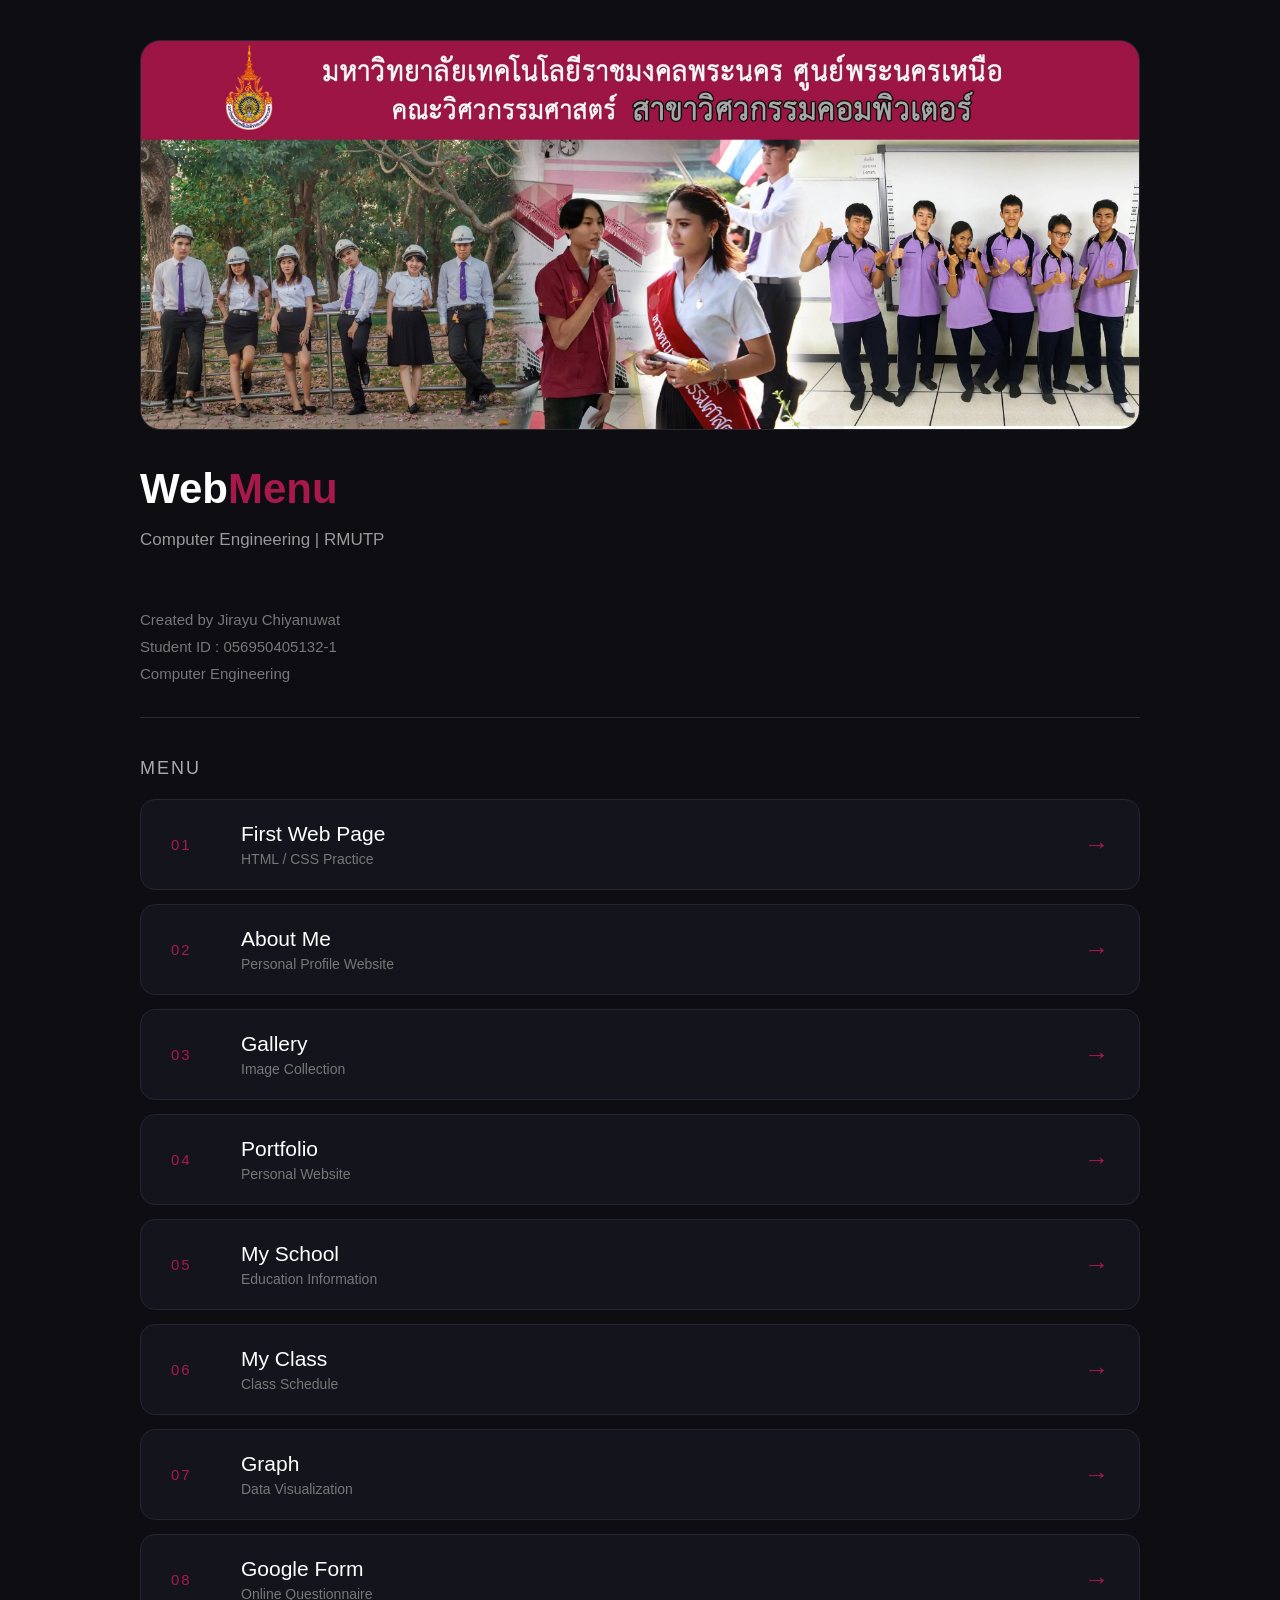
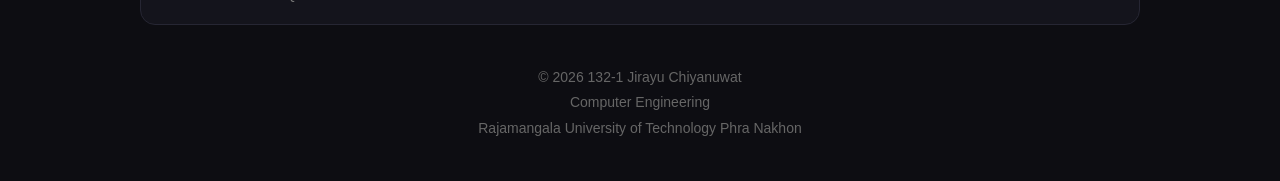
<file: index.html>
<!DOCTYPE html>
<html lang="th">

<head>
    <meta charset="UTF-8">
    <meta name="viewport" content="width=device-width, initial-scale=1.0">
    <title>WebMenu</title>

    <style>
        * {
            margin: 0;
            padding: 0;
            box-sizing: border-box;
            font-family: "Segoe UI", sans-serif;
        }

        body {
            background: #0d0d12;
            color: white;
        }

        .container {
            width: 1000px;
            max-width: 90%;
            margin: 40px auto;
        }

        .cover {
            width: 100%;
            height: 390px;
            overflow: hidden;
            border-radius: 20px;
            border: 1px solid #292933;
        }

        .cover img {
            width: 100%;
            height: 100%;
            object-fit: cover;
        }

        .profile {
            margin-top: 35px;
            padding-bottom: 30px;
            border-bottom: 1px solid #292933;
        }

        .profile h1 {
            font-size: 42px;
            font-weight: 600;
        }

        .profile h1 span {
            color: #a7194b;
        }

        .profile p {
            margin-top: 12px;
            color: #999;
            line-height: 1.8;
            font-size: 17px;
        }

        .student {
            margin-top: 20px;
            color: #777;
            font-size: 15px;
            line-height: 1.8;
        }

        .title {
            margin: 40px 0 20px;
            font-size: 18px;
            color: #aaa;
            letter-spacing: 2px;
        }

        .menu {
            display: flex;
            flex-direction: column;
            gap: 14px;
        }

        .card {
            display: flex;
            align-items: center;
            justify-content: space-between;
            padding: 22px 30px;
            background: #14141c;
            border: 1px solid #262633;
            border-radius: 15px;
            text-decoration: none;
            color: white;
            transition: .3s;
        }

        .card:hover {
            border-color: #a7194b;
            transform: translateX(8px);
        }

        .left {
            display: flex;
            align-items: center;
            gap: 25px;
        }

        .number {
            color: #a7194b;
            font-size: 15px;
            letter-spacing: 2px;
            width: 45px;
        }

        .name h2 {
            font-size: 21px;
            font-weight: 500;
        }

        .name p {
            margin-top: 5px;
            color: #777;
            font-size: 14px;
        }

        .arrow {
            color: #a7194b;
            font-size: 25px;
        }

        .footer {
            margin-top: 40px;
            text-align: center;
            color: #666;
            font-size: 14px;
            line-height: 1.8;
        }

        @media(max-width:700px) {

            .profile h1 {
                font-size: 32px;
            }

            .card {
                padding: 18px;
            }

        }
    </style>

</head>

<body>

    <div class="container">

        <div class="cover">
            <img src="cover.jpg">
        </div>


        <div class="profile">

            <h1>
                Web<span>Menu</span>
            </h1>

            <p>
                Computer Engineering | RMUTP<br><br>
            </p>

            <div class="student">
                Created by Jirayu Chiyanuwat<br>
                Student ID : 056950405132-1<br>
                Computer Engineering
            </div>

        </div>


        <div class="title">
            MENU
        </div>


        <div class="menu">


            <a class="card" href="First Web Page/index.html" target="_blank">
                <div class="left">
                    <div class="number">01</div>
                    <div class="name">
                        <h2>First Web Page</h2>
                        <p>HTML / CSS Practice</p>
                    </div>
                </div>
                <div class="arrow">→</div>
            </a>


            <a class="card" href="AboutMe/index.html" target="_blank">
                <div class="left">
                    <div class="number">02</div>
                    <div class="name">
                        <h2>About Me</h2>
                        <p>Personal Profile Website</p>
                    </div>
                </div>
                <div class="arrow">→</div>
            </a>


            <a class="card" href="Gallery/index.html" target="_blank">
                <div class="left">
                    <div class="number">03</div>
                    <div class="name">
                        <h2>Gallery</h2>
                        <p>Image Collection</p>
                    </div>
                </div>
                <div class="arrow">→</div>
            </a>


            <a class="card" href="Portfolio/index.html" target="_blank">
                <div class="left">
                    <div class="number">04</div>
                    <div class="name">
                        <h2>Portfolio</h2>
                        <p>Personal Website</p>
                    </div>
                </div>
                <div class="arrow">→</div>
            </a>


            <a class="card" href="Myschools/index.html" target="_blank">
                <div class="left">
                    <div class="number">05</div>
                    <div class="name">
                        <h2>My School</h2>
                        <p>Education Information</p>
                    </div>
                </div>
                <div class="arrow">→</div>
            </a>


            <a class="card" href="My Class/index.html" target="_blank">
                <div class="left">
                    <div class="number">06</div>
                    <div class="name">
                        <h2>My Class</h2>
                        <p>Class Schedule</p>
                    </div>
                </div>
                <div class="arrow">→</div>
            </a>


            <a class="card" href="Graph/index.html" target="_blank">
                <div class="left">
                    <div class="number">07</div>
                    <div class="name">
                        <h2>Graph</h2>
                        <p>Data Visualization</p>
                    </div>
                </div>
                <div class="arrow">→</div>
            </a>


            <a class="card" href="Google-Form/google_form.html" target="_blank">
                <div class="left">
                    <div class="number">08</div>
                    <div class="name">
                        <h2>Google Form</h2>
                        <p>Online Questionnaire</p>
                    </div>
                </div>
                <div class="arrow">→</div>
            </a>


        </div>


        <div class="footer">
            © 2026 132-1 Jirayu Chiyanuwat<br>Computer Engineering<br>
            Rajamangala University of Technology Phra Nakhon
        </div>


    </div>

</body>

</html>
</file>
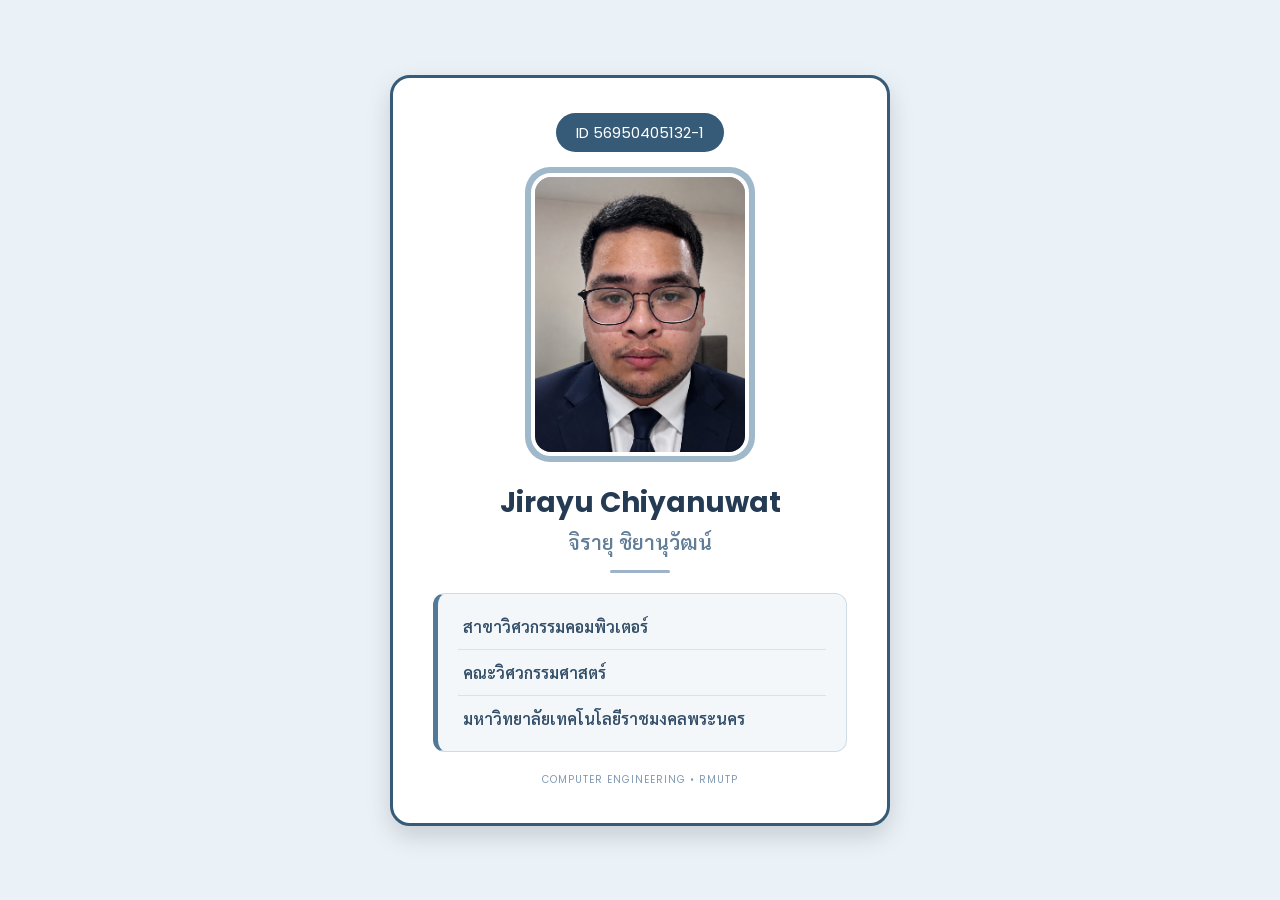
<file: AboutMe/index.html>
<!DOCTYPE html>
<html lang="th">

<head>
    <meta charset="UTF-8">
    <meta name="viewport" content="width=device-width, initial-scale=1.0">

    <title>About Me</title>

    <link href="https://fonts.googleapis.com/css2?family=Poppins:wght@600&family=Sarabun:wght@400;600&display=swap"
        rel="stylesheet">

    <style>
        * {
            box-sizing: border-box;
        }

        body {
            margin: 0;
            min-height: 100vh;

            display: flex;
            justify-content: center;
            align-items: center;

            padding: 30px;

            font-family: "Sarabun", sans-serif;
            background-color: #eaf1f7;
        }

        .container {
            width: 500px;
            max-width: 100%;

            padding: 35px 40px;
            text-align: center;

            background-color: white;
            border: 3px solid #365b78;
            border-radius: 20px;

            box-shadow: 0 10px 25px rgba(0, 0, 0, 0.15);
        }

        .student-id {
            width: fit-content;
            margin: 0 auto 15px;
            padding: 8px 20px;

            color: white;
            background-color: #365b78;

            border-radius: 25px;

            font-family: "Poppins", sans-serif;
            font-size: 15px;
        }

        .image-frame {
            width: 230px;
            height: 295px;

            margin: auto;
            padding: 6px;

            background-color: #9fb8ca;
            border-radius: 25px;
        }

        .profile-image {
            width: 100%;
            height: 100%;

            object-fit: cover;
            object-position: center 20%;

            border: 4px solid white;
            border-radius: 20px;
        }

        h1 {
            margin: 20px 0 5px;

            color: #243b53;

            font-family: "Poppins", sans-serif;
            font-size: 28px;
        }

        .thai-name {
            margin: 0 0 15px;

            color: #627d98;

            font-size: 20px;
            font-weight: 600;
        }

        .line {
            width: 60px;
            height: 3px;

            margin: 0 auto 20px;

            background-color: #9fb3c8;
            border-radius: 10px;
        }

        .information {
            padding: 10px 20px;

            text-align: left;

            background-color: #f3f7fa;
            border: 1px solid #cfdce6;
            border-left: 5px solid #527a98;
            border-radius: 12px;
        }

        .information p {
            margin: 0;
            padding: 12px 5px;

            color: #334e68;

            font-size: 16px;
            font-weight: 600;
        }

        .information p:not(:last-child) {
            border-bottom: 1px solid #d9e2ec;
        }

        .footer {
            margin: 20px 0 0;

            color: #829ab1;

            font-family: "Poppins", sans-serif;
            font-size: 10px;
            letter-spacing: 1px;
        }

        @media screen and (max-width: 550px) {
            body {
                padding: 15px;
                align-items: flex-start;
            }

            .container {
                padding: 30px 20px;
            }

            .image-frame {
                width: 190px;
                height: 245px;
            }

            h1 {
                font-size: 24px;
            }

            .information p {
                font-size: 15px;
            }
        }
    </style>
</head>

<body>

    <div class="container">

        <div class="student-id">
            ID 56950405132-1
        </div>

        <div class="image-frame">
            <img src="Jirayu.png" alt="รูปโปรไฟล์ Jirayu Chiyanuwat" class="profile-image">
        </div>

        <h1>Jirayu Chiyanuwat</h1>

        <p class="thai-name">
            จิรายุ ชิยานุวัฒน์
        </p>

        <div class="line"></div>

        <div class="information">
            <p>สาขาวิศวกรรมคอมพิวเตอร์</p>
            <p>คณะวิศวกรรมศาสตร์</p>
            <p>มหาวิทยาลัยเทคโนโลยีราชมงคลพระนคร</p>
        </div>

        <p class="footer">
            COMPUTER ENGINEERING • RMUTP
        </p>

    </div>

</body>

</html>
</file>
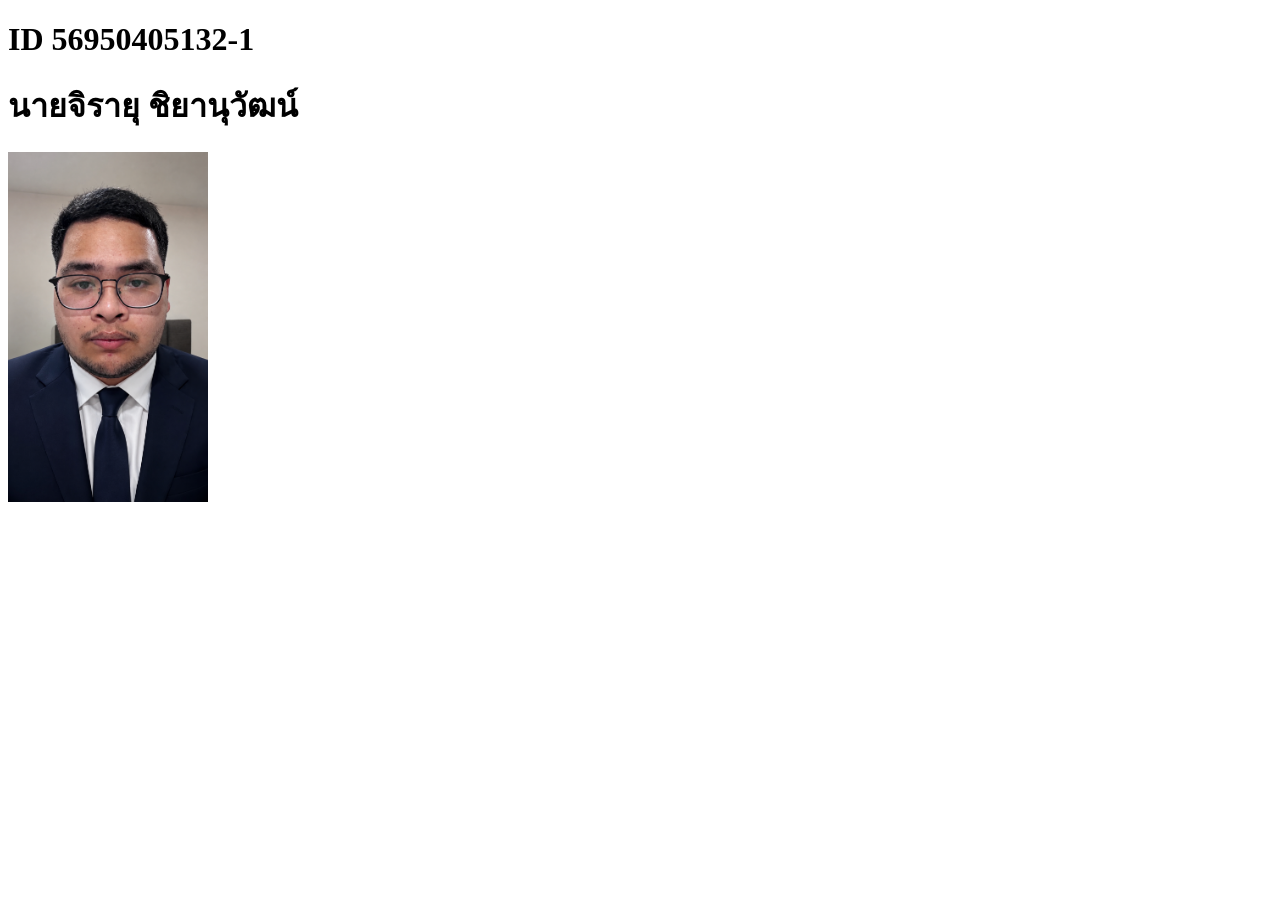
<file: First Web Page/index.html>
<!DOCTYPE html>
<html lang="en">

<head>
    <meta charset="UTF-8">
    <meta name="viewport" content="width=device-width, initial-scale=1.0">
    <title>First Web Page</title>
</head>

<body>

    <h1>ID 56950405132-1</h1>

    <h1>
        นายจิรายุ ชิยานุวัฒน์
    </h1>

    <img src="Jirayu.png" width="200" height="350">

</body>

</html>
</file>
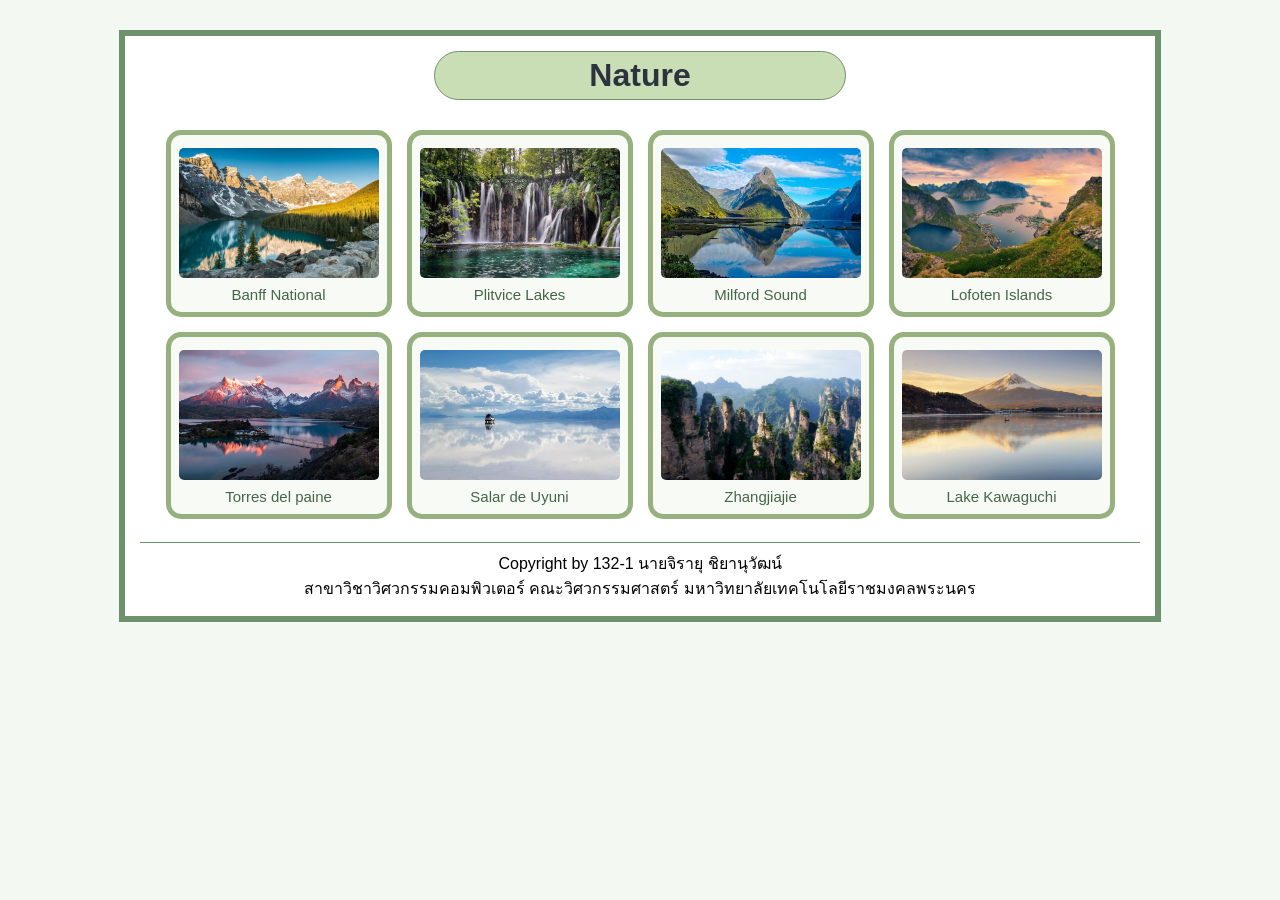
<file: Gallery/index.html>
<!DOCTYPE html>
<html lang="en">

<head>
    <meta charset="UTF-8">
    <meta name="viewport" content="width=device-width, initial-scale=1.0">

    <title>Gallery</title>

    <style>
        body {
            font-family: Tahoma, Arial, sans-serif;
            background-color: rgb(244, 248, 242);
        }

        .container {
            width: 1000px;
            margin: 30px auto;
            padding: 15px;
            text-align: center;
            background-color: white;
            border: 6px solid rgb(110, 146, 110);
        }

        table {
            width: 900px;
            margin: auto;
            border-spacing: 15px;
        }

        td {
            width: 200px;
            padding: 8px;
            vertical-align: top;
            border: 5px solid rgb(150, 176, 126);
            background-color: rgb(248, 251, 245);
            border-radius: 15px;
        }

        img {
            display: block;
            width: 200px;
            height: 130px;
            margin: 5px auto 8px;
            object-fit: cover;
            border-radius: 5px;
        }

        a {
            color: rgb(69, 101, 72);
            font-size: 15px;
            text-decoration: none;
        }

        h1 {
            width: 400px;
            margin: 0 auto 15px;
            padding: 5px;
            background-color: rgb(201, 222, 181);
            color: rgb(45, 50, 63);
            border: 1px solid rgb(110, 146, 110);
            border-radius: 25px;
        }

        hr {
            border: 0;
            border-top: 1px solid rgb(110, 146, 110);
        }
    </style>

</head>


<body>

    <div class="container">

        <h1>Nature</h1>

        <table>

            <tr>

                <td>
                    <a href="P1.jpg">
                        <img src="P1.jpg">
                        Banff National
                    </a>
                </td>

                <td>
                    <a href="P2.jpg">
                        <img src="P2.jpg">
                        Plitvice Lakes
                    </a>
                </td>

                <td>
                    <a href="P3.jpg">
                        <img src="P3.jpg">
                        Milford Sound
                    </a>
                </td>

                <td>
                    <a href="P4.jpg">
                        <img src="P4.jpg">
                        Lofoten Islands
                    </a>
                </td>

            </tr>


            <tr>

                <td>
                    <a href="P5.jpg">
                        <img src="P5.jpg">
                        Torres del paine
                    </a>
                </td>

                <td>
                    <a href="P6.jpg">
                        <img src="P6.jpg">
                        Salar de Uyuni
                    </a>
                </td>

                <td>
                    <a href="P7.jpg">
                        <img src="P7.jpg">
                        Zhangjiajie
                    </a>
                </td>

                <td>
                    <a href="P8.jpg">
                        <img src="P8.jpg">
                        Lake Kawaguchi
                    </a>
                </td>

            </tr>

        </table>

        <hr>

        Copyright by 132-1 นายจิรายุ ชิยานุวัฒน์<br>
        สาขาวิชาวิศวกรรมคอมพิวเตอร์ คณะวิศวกรรมศาสตร์ มหาวิทยาลัยเทคโนโลยีราชมงคลพระนคร

    </div>

</body>

</html>
</file>
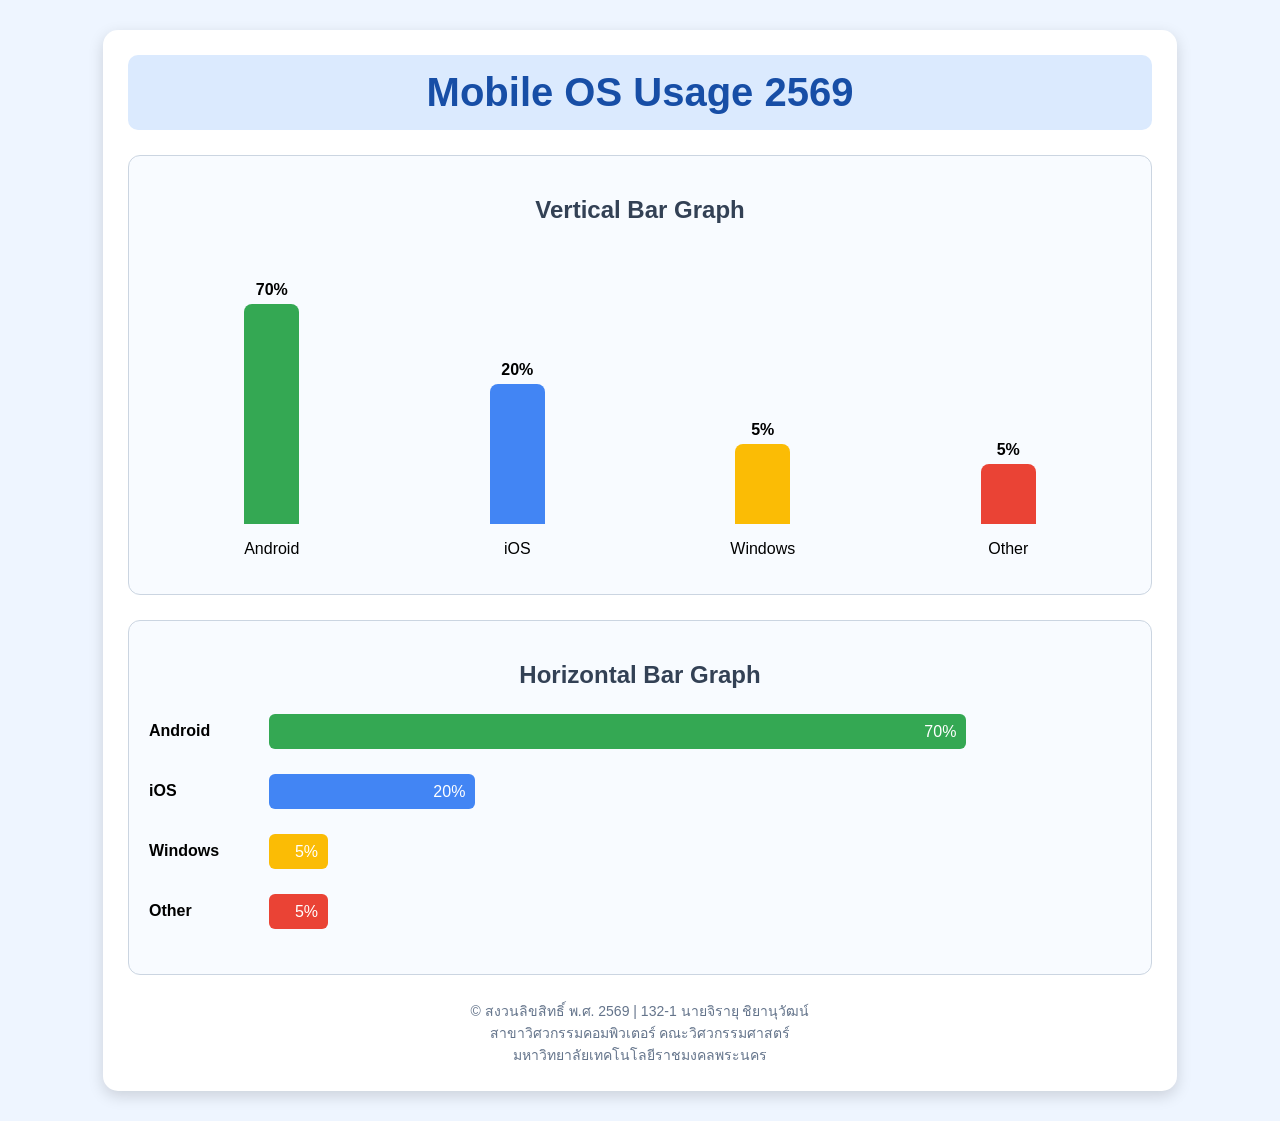
<file: Graph/index.html>
<!DOCTYPE html>
<html lang="en">

<head>
    <meta charset="UTF-8">
    <title>Graph</title>
    <link rel="stylesheet" href="style.css">
</head>

<body>

    <div class="container">

        <div class="header">
            <h1>Mobile OS Usage 2569</h1>
        </div>


        <div class="graph-box">

            <h2>Vertical Bar Graph</h2>

            <div class="vertical">

                <div class="column">
                    <div class="percent">70%</div>
                    <div class="vbar android-v"></div>
                    <p>Android</p>
                </div>

                <div class="column">
                    <div class="percent">20%</div>
                    <div class="vbar ios-v"></div>
                    <p>iOS</p>
                </div>

                <div class="column">
                    <div class="percent">5%</div>
                    <div class="vbar windows-v"></div>
                    <p>Windows</p>
                </div>

                <div class="column">
                    <div class="percent">5%</div>
                    <div class="vbar other-v"></div>
                    <p>Other</p>
                </div>

            </div>

        </div>



        <div class="graph-box">

            <h2>Horizontal Bar Graph</h2>


            <div class="bar-row">
                <div class="label">Android</div>
                <div class="bar android">70%</div>
            </div>


            <div class="bar-row">
                <div class="label">iOS</div>
                <div class="bar ios">20%</div>
            </div>


            <div class="bar-row">
                <div class="label">Windows</div>
                <div class="bar windows">5%</div>
            </div>


            <div class="bar-row">
                <div class="label">Other</div>
                <div class="bar other">5%</div>
            </div>


        </div>


        <footer>
            © สงวนลิขสิทธิ์ พ.ศ. 2569 | 132-1 นายจิรายุ ชิยานุวัฒน์<br>
            สาขาวิศวกรรมคอมพิวเตอร์ คณะวิศวกรรมศาสตร์<br>
            มหาวิทยาลัยเทคโนโลยีราชมงคลพระนคร
        </footer>


    </div>

</body>

</html>
</file>
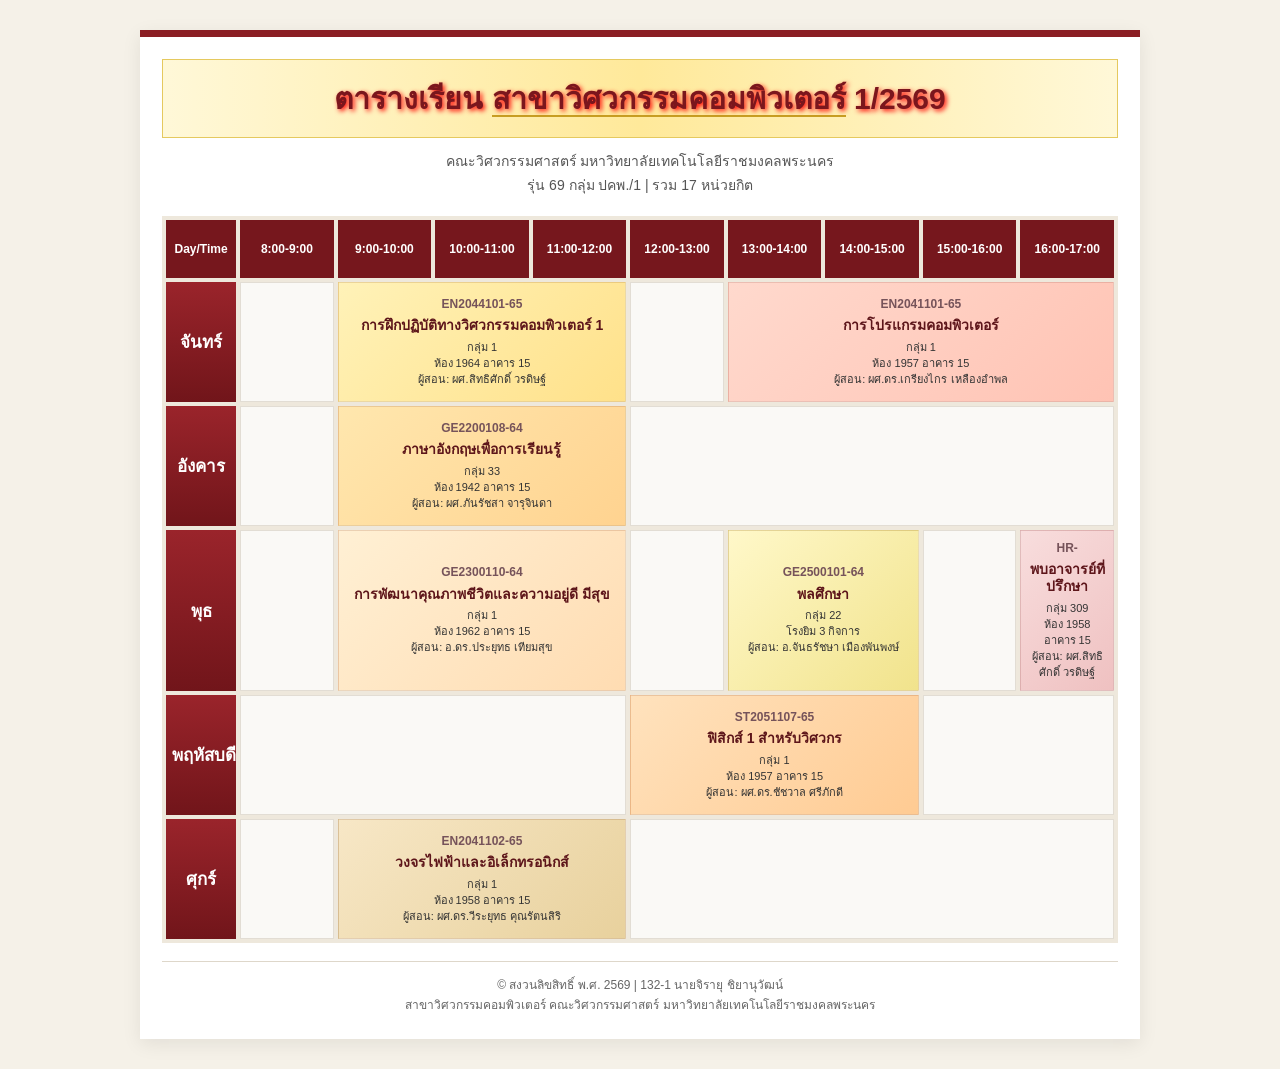
<file: My Class/index.html>
<!DOCTYPE html>
<html lang="th">

<head>
    <meta charset="UTF-8">
    <meta name="viewport" content="width=device-width, initial-scale=1.0">
    <title>Timetable</title>

    <style>
        * {
            box-sizing: border-box;
        }

        body {
            margin: 0;
            padding: 30px 0;
            font-family: Tahoma, Arial, sans-serif;
            background: #f5f1e8;
            color: #2b2b2b;
        }

        .container {
            width: 1000px;
            margin: 0 auto;
            padding: 22px;
            background: #ffffff;
            border-top: 7px solid #8b1e24;
            box-shadow: 0 5px 18px rgba(0, 0, 0, 0.08);
        }

        h1 {
            margin: 0;
            padding: 15px 12px;
            text-align: center;
            font-size: 30px;
            color: #7b161d;
            background: linear-gradient(90deg, #fff8d8, #ffe99a, #fff8d8);
            border: 1px solid #e5c95f;
            text-shadow: 2px 2px 5px red;
        }

        h1 a {
            color: #7b161d;
            text-decoration: none;
            border-bottom: 2px solid #c79e23;
        }

        h1 a:hover {
            color: #a32029;
        }

        .subinfo {
            margin: 12px 0 18px;
            text-align: center;
            font-size: 14px;
            line-height: 1.7;
            color: #555;
        }

        table {
            width: 100%;
            table-layout: fixed;
            border-collapse: separate;
            border-spacing: 4px;
            background: #eee8dc;
        }

        th,
        td {
            text-align: center;
            vertical-align: middle;
            padding: 9px 6px;
        }

        th {
            height: 58px;
            background: #76171d;
            color: white;
            font-size: 12px;
        }

        .txtcenter {
            text-align: center;
        }

        .day {
            background: linear-gradient(180deg, #9a242b, #71151a);
            color: white;
            font-size: 17px;
            font-weight: bold;
        }

        .blank {
            height: 120px;
            background: #faf9f6;
            border: 1px solid #e2ddd4;
        }

        .subject {
            height: 120px;
            padding: 9px 6px;
            text-align: center;
            font-size: 11px;
            line-height: 1.45;
            color: #333;
            border: 1px solid rgba(90, 35, 35, 0.12);
        }

        .subject b {
            display: block;
            margin: 4px 0 5px;
            font-size: 14px;
            line-height: 1.25;
            color: #5d151a;
        }

        .code {
            font-weight: bold;
            color: #76535a;
            font-size: 12px;
        }

        .c1 {
            background: linear-gradient(135deg, #fff2b8, #ffe18a);
        }

        .c2 {
            background: linear-gradient(135deg, #ffd9cd, #ffc3b4);
        }

        .c3 {
            background: linear-gradient(135deg, #ffe7ae, #ffd390);
        }

        .c4 {
            background: linear-gradient(135deg, #fff0d4, #ffdcb2);
        }

        .c5 {
            background: linear-gradient(135deg, #fff8c9, #f1e38c);
        }

        .c6 {
            background: linear-gradient(135deg, #f8dddd, #efc1c1);
        }

        .c7 {
            background: linear-gradient(135deg, #ffe2bd, #ffcb93);
        }

        .c8 {
            background: linear-gradient(135deg, #f7e7c6, #e8d19d);
        }

        .copyright {
            margin-top: 18px;
            padding: 13px 8px 2px;
            border-top: 1px solid #ded7ca;
            text-align: center;
            font-size: 12px;
            line-height: 1.7;
            color: #666;
        }
    </style>
</head>

<body>
    <div class="container">

        <h1>
            ตารางเรียน <a href="https://www.facebook.com/cpe.rmutp/" target="_blank">สาขาวิศวกรรมคอมพิวเตอร์</a> 1/2569
        </h1>

        <div class="subinfo">
            คณะวิศวกรรมศาสตร์ มหาวิทยาลัยเทคโนโลยีราชมงคลพระนคร<br>
            รุ่น 69 กลุ่ม ปคพ./1 | รวม 17 หน่วยกิต
        </div>

        <table>
            <tr>
                <th style="width: 60px;">Day/Time</th>
                <th style="width: 80px;">8:00-9:00</th>
                <th style="width: 80px;">9:00-10:00</th>
                <th style="width: 80px;">10:00-11:00</th>
                <th style="width: 80px;">11:00-12:00</th>
                <th style="width: 80px;">12:00-13:00</th>
                <th style="width: 80px;">13:00-14:00</th>
                <th style="width: 80px;">14:00-15:00</th>
                <th style="width: 80px;">15:00-16:00</th>
                <th style="width: 80px;">16:00-17:00</th>
            </tr>

            <tr>
                <td style="width: 60px;" class="txtcenter day">จันทร์</td>
                <td style="width: 80px;" class="blank"></td>
                <td style="width: 80px;" colspan="3" class="subject c1">
                    <span class="code">EN2044101-65</span><br>
                    <b>การฝึกปฏิบัติทางวิศวกรรมคอมพิวเตอร์ 1</b>
                    กลุ่ม 1<br>
                    ห้อง 1964 อาคาร 15<br>
                    ผู้สอน: ผศ.สิทธิศักดิ์ วรดิษฐ์
                </td>
                <td style="width: 80px;" class="blank"></td>
                <td style="width: 80px;" colspan="4" class="subject c2">
                    <span class="code">EN2041101-65</span><br>
                    <b>การโปรแกรมคอมพิวเตอร์</b>
                    กลุ่ม 1<br>
                    ห้อง 1957 อาคาร 15<br>
                    ผู้สอน: ผศ.ดร.เกรียงไกร เหลืองอำพล
                </td>
            </tr>

            <tr>
                <td style="width: 60px;" class="txtcenter day">อังคาร</td>
                <td style="width: 80px;" class="blank"></td>
                <td style="width: 80px;" colspan="3" class="subject c3">
                    <span class="code">GE2200108-64</span><br>
                    <b>ภาษาอังกฤษเพื่อการเรียนรู้</b>
                    กลุ่ม 33<br>
                    ห้อง 1942 อาคาร 15<br>
                    ผู้สอน: ผศ.ภันรัชสา จารุจินดา
                </td>
                <td style="width: 80px;" colspan="5" class="blank"></td>
            </tr>

            <tr>
                <td style="width: 60px;" class="txtcenter day">พุธ</td>
                <td style="width: 80px;" class="blank"></td>
                <td style="width: 80px;" colspan="3" class="subject c4">
                    <span class="code">GE2300110-64</span><br>
                    <b>การพัฒนาคุณภาพชีวิตและความอยู่ดี มีสุข</b>
                    กลุ่ม 1<br>
                    ห้อง 1962 อาคาร 15<br>
                    ผู้สอน: อ.ดร.ประยุทธ เทียมสุข
                </td>
                <td style="width: 80px;" class="blank"></td>
                <td style="width: 80px;" colspan="2" class="subject c5">
                    <span class="code">GE2500101-64</span><br>
                    <b>พลศึกษา</b>
                    กลุ่ม 22<br>
                    โรงยิม 3 กิจการ<br>
                    ผู้สอน: อ.จันธรัชษา เมืองพันพงษ์
                </td>
                <td style="width: 80px;" class="blank"></td>
                <td style="width: 80px;" class="subject c6">
                    <span class="code">HR-</span><br>
                    <b>พบอาจารย์ที่ปรึกษา</b>
                    กลุ่ม 309<br>
                    ห้อง 1958 อาคาร 15<br>
                    ผู้สอน: ผศ.สิทธิศักดิ์ วรดิษฐ์
                </td>
            </tr>

            <tr>
                <td style="width: 60px;" class="txtcenter day">พฤหัสบดี</td>
                <td style="width: 80px;" colspan="4" class="blank"></td>
                <td style="width: 80px;" colspan="3" class="subject c7">
                    <span class="code">ST2051107-65</span><br>
                    <b>ฟิสิกส์ 1 สำหรับวิศวกร</b>
                    กลุ่ม 1<br>
                    ห้อง 1957 อาคาร 15<br>
                    ผู้สอน: ผศ.ดร.ชัชวาล ศรีภักดี
                </td>
                <td style="width: 80px;" colspan="2" class="blank"></td>
            </tr>

            <tr>
                <td style="width: 60px;" class="txtcenter day">ศุกร์</td>
                <td style="width: 80px;" class="blank"></td>
                <td style="width: 80px;" colspan="3" class="subject c8">
                    <span class="code">EN2041102-65</span><br>
                    <b>วงจรไฟฟ้าและอิเล็กทรอนิกส์</b>
                    กลุ่ม 1<br>
                    ห้อง 1958 อาคาร 15<br>
                    ผู้สอน: ผศ.ดร.วีระยุทธ คุณรัตนสิริ
                </td>
                <td style="width: 80px;" colspan="5" class="blank"></td>
            </tr>
        </table>

        <div class="copyright">
            © สงวนลิขสิทธิ์ พ.ศ. 2569 | 132-1 นายจิรายุ ชิยานุวัฒน์<br>
            สาขาวิศวกรรมคอมพิวเตอร์ คณะวิศวกรรมศาสตร์ มหาวิทยาลัยเทคโนโลยีราชมงคลพระนคร
        </div>

    </div>
</body>

</html>
</file>
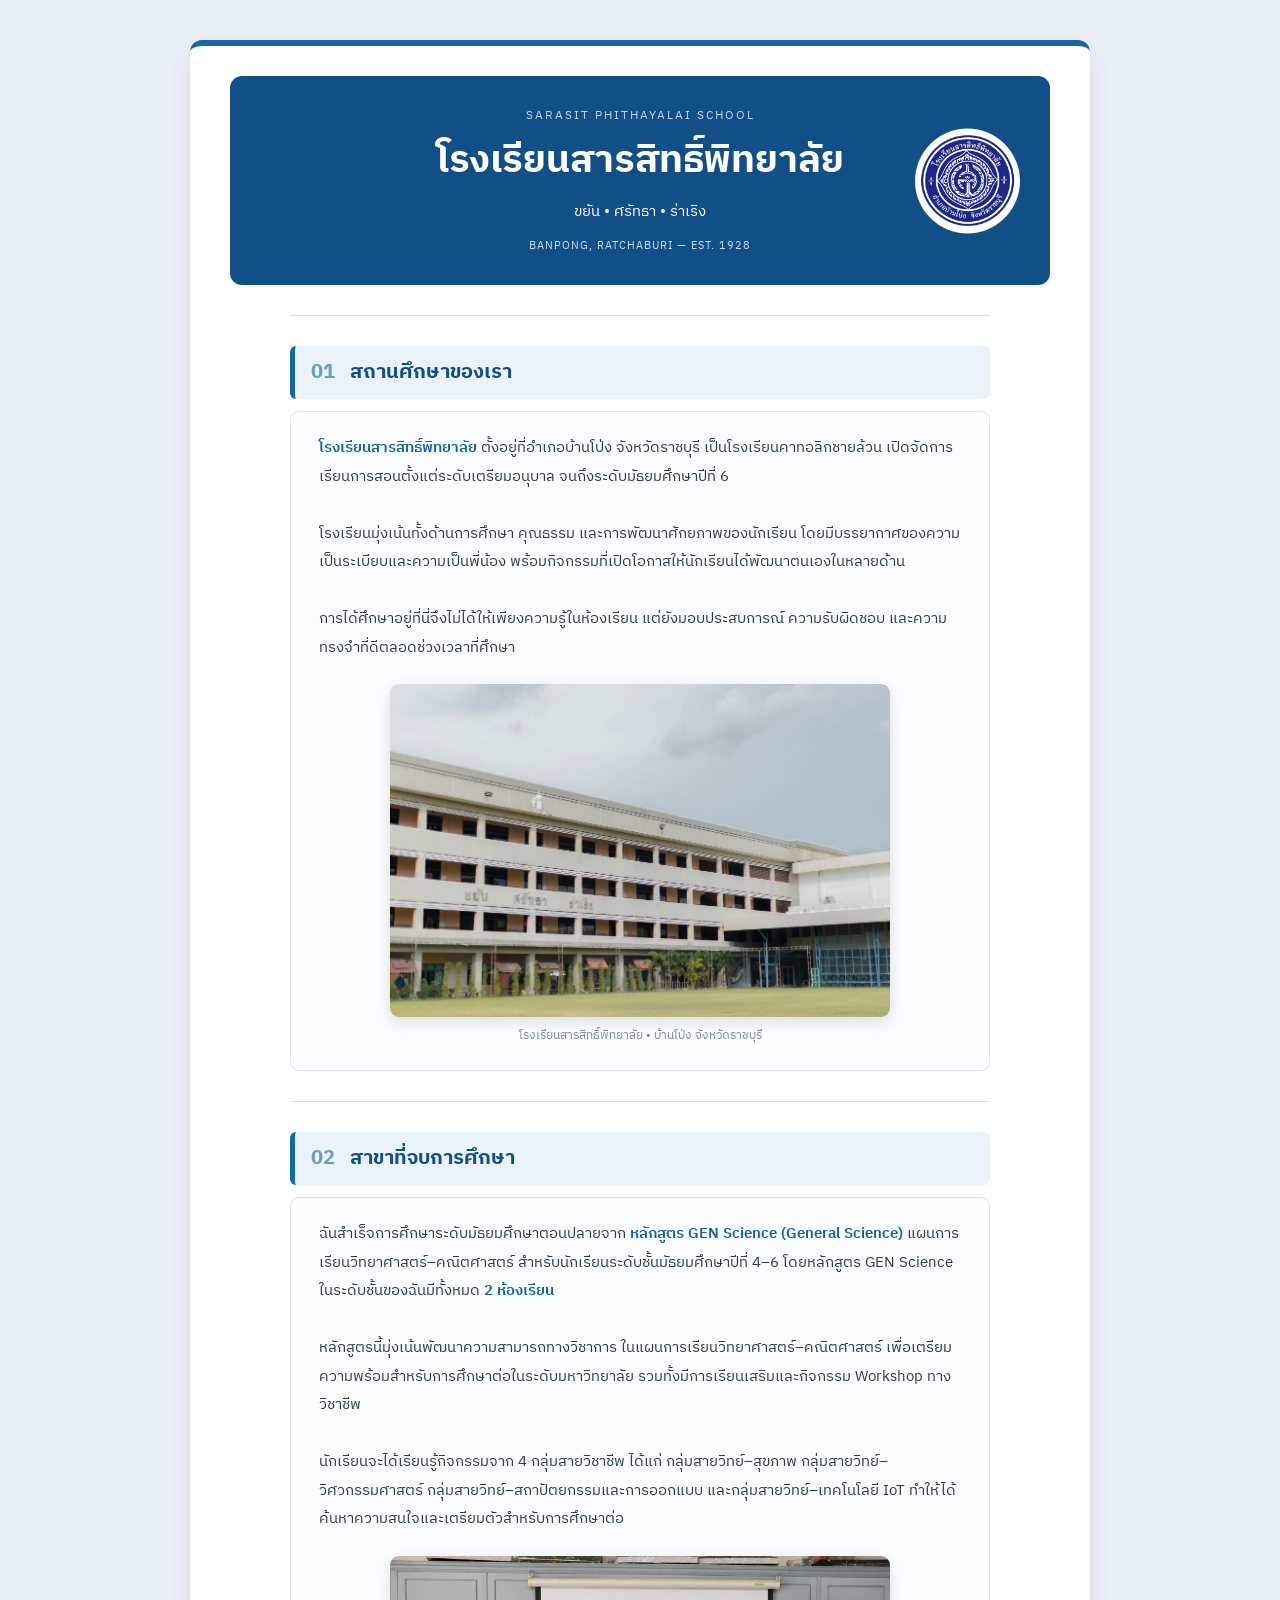
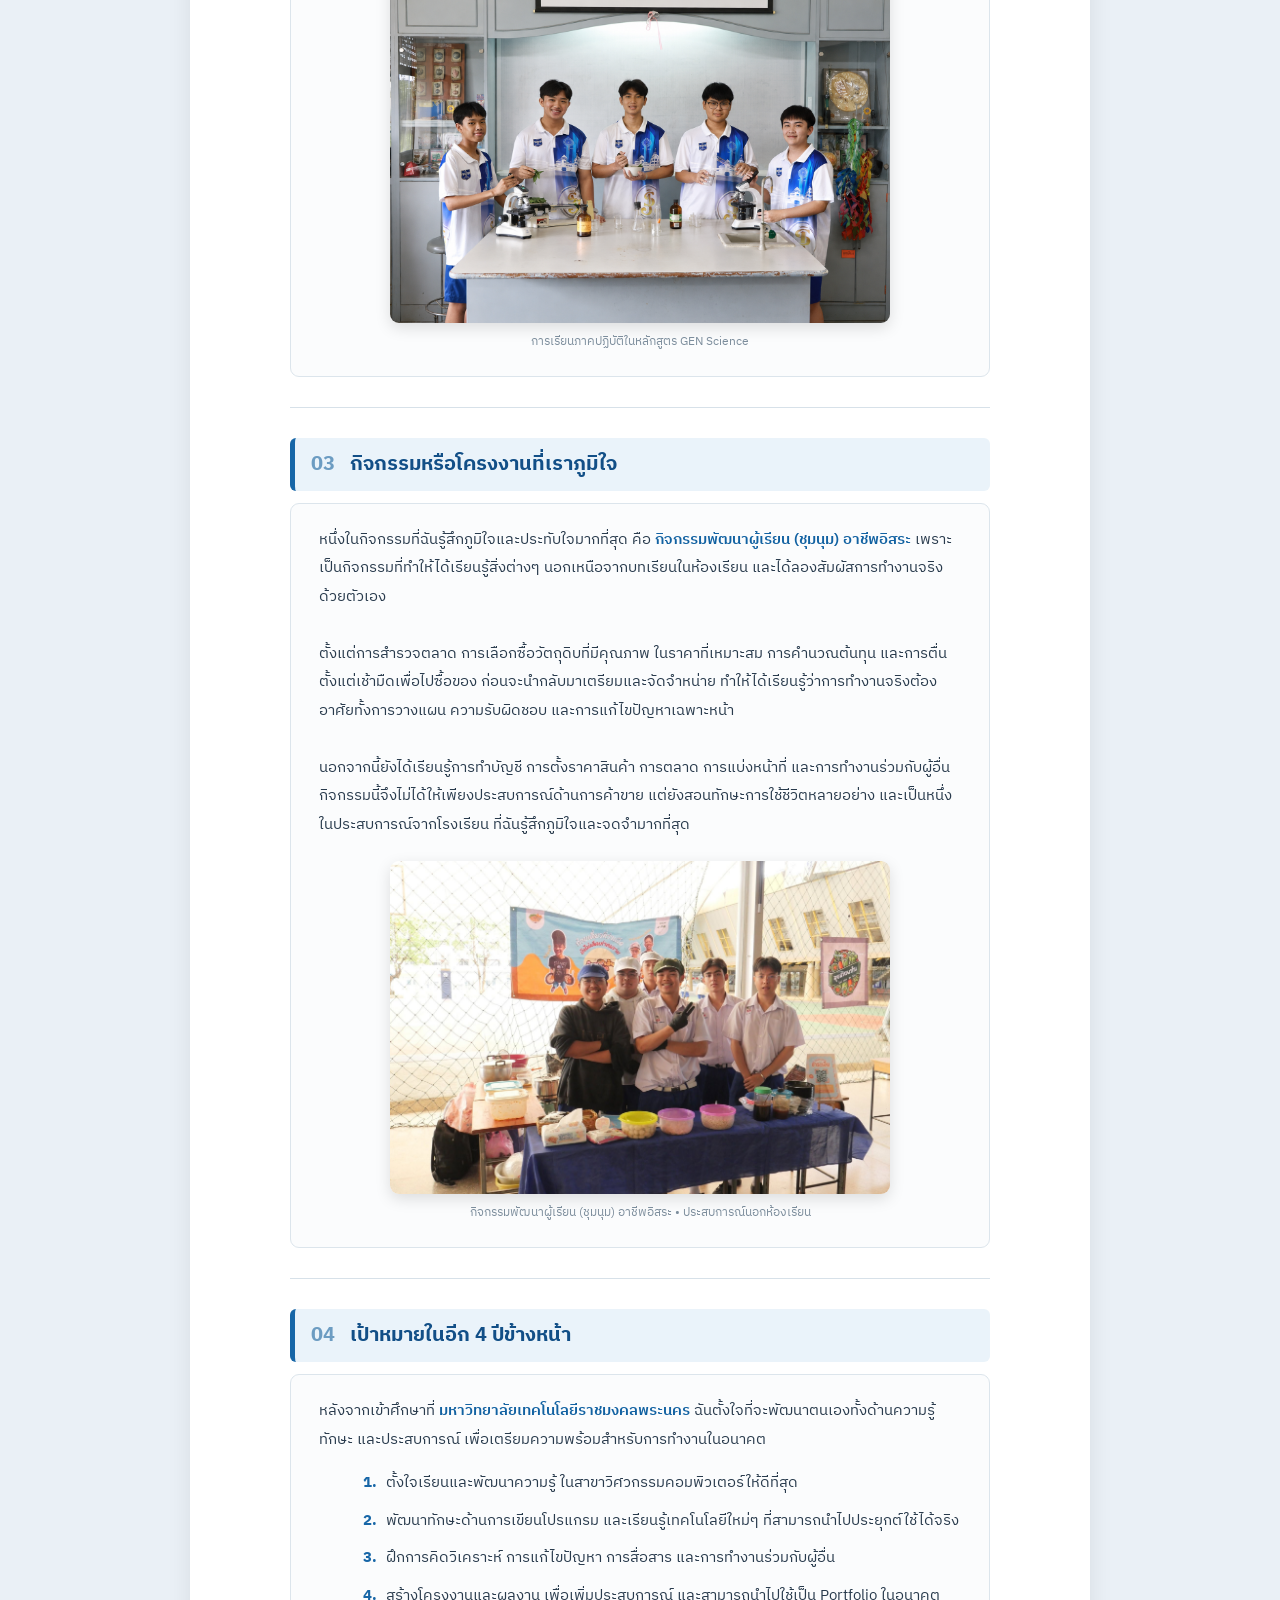
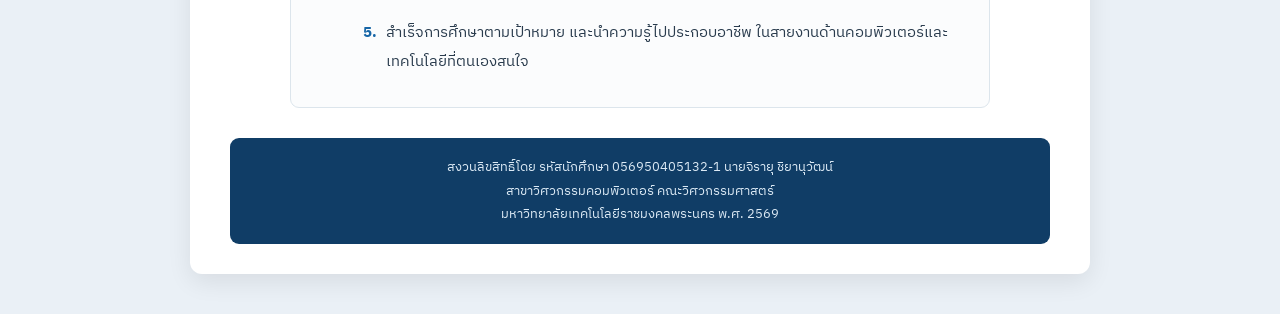
<file: Myschools/index.html>
<!DOCTYPE html>
<html lang="th">

<head>
    <meta charset="UTF-8">
    <title>MySchool</title>

    <link href="https://fonts.googleapis.com/css2?family=IBM+Plex+Sans+Thai:wght@300;400;500;600;700&display=swap"
        rel="stylesheet">

    <style>
        * {
            box-sizing: border-box;
        }

        body {
            margin: 0;
            padding: 40px 0;
            background: #eaf0f6;
            font-family: "IBM Plex Sans Thai", sans-serif;
            color: #293b4d;
        }

        .container {
            width: 900px;
            margin: auto;
            padding: 30px 0;
            background: white;
            border-top: 6px solid #1766a7;
            border-radius: 12px;
            box-shadow: 0 8px 25px #00000015;
        }

        header {
            width: 820px;
            margin: auto;
            padding: 30px 40px;
            background: #124f87;
            color: white;
            border-radius: 12px;
            text-align: center;
            position: relative;
        }

        .eng {
            font-size: 12px;
            letter-spacing: 2px;
            color: #b9d9f2;
        }

        header h1 {
            margin: 5px 0;
            font-size: 38px;
            font-weight: 700;
        }

        header p {
            margin: 7px 0;
            font-size: 15px;
        }

        .location {
            margin-top: 13px;
            font-size: 11px;
            letter-spacing: 1px;
            color: #c5deef;
        }

        .logo {
            width: 105px;
            height: 105px;
            padding: 5px;
            background: white;
            border-radius: 50%;
            position: absolute;
            right: 30px;
            top: 50%;
            transform: translateY(-50%);
        }

        .logo img {
            width: 100%;
            height: 100%;
            object-fit: contain;
            border-radius: 50%;
        }

        hr {
            width: 700px;
            margin: 30px auto;
            border: 0;
            border-top: 1px solid #d7e1e9;
        }

        h2 {
            width: 700px;
            margin: 0 auto 12px;
            padding: 10px 16px;
            background: #eaf3fa;
            color: #124f87;
            border-left: 5px solid #1766a7;
            border-radius: 6px;
            font-size: 20px;
            text-align: left;
        }

        h2 span {
            margin-right: 10px;
            color: #6c9cc2;
        }

        article,
        .content {
            width: 700px;
            margin: auto;
            padding: 22px 28px;
            background: #fbfcfd;
            border: 1px solid #dce5ec;
            border-radius: 9px;
            font-size: 15px;
            line-height: 1.9;
        }

        .highlight {
            color: #1262a2;
            font-weight: 600;
        }

        a {
            text-decoration: none;
        }

        .school-img {
            display: block;
            width: 500px;
            height: auto;
            margin: 22px auto 8px;
            border-radius: 9px;
            box-shadow: 0 5px 15px #00000020;
        }

        .caption {
            text-align: center;
            font-size: 12px;
            color: #7c8d9c;
        }

        ol {
            margin: 15px 0 0 22px;
        }

        li {
            margin-bottom: 9px;
            padding-left: 5px;
        }

        li::marker {
            color: #1766a7;
            font-weight: 700;
        }

        footer {
            width: 820px;
            margin: 30px auto 0;
            padding: 18px;
            background: #103d66;
            color: #dceaf5;
            text-align: center;
            font-size: 13px;
            line-height: 1.8;
            border-radius: 9px;
        }
    </style>
</head>

<body>

    <div class="container">

        <header>

            <div class="eng">
                SARASIT PHITHAYALAI SCHOOL
            </div>

            <h1>
                โรงเรียนสารสิทธิ์พิทยาลัย
            </h1>

            <p>
                ขยัน • ศรัทธา • ร่าเริง
            </p>

            <div class="location">
                BANPONG, RATCHABURI — EST. 1928
            </div>

            <div class="logo">
                <img src="logo.png" alt="ตราโรงเรียนสารสิทธิ์พิทยาลัย">
            </div>

        </header>


        <hr>


        <h2>
            <span>01</span>
            สถานศึกษาของเรา
        </h2>


        <article>

            <span class="highlight">
                โรงเรียนสารสิทธิ์พิทยาลัย
            </span>

            ตั้งอยู่ที่อำเภอบ้านโป่ง จังหวัดราชบุรี
            เป็นโรงเรียนคาทอลิกชายล้วน
            เปิดจัดการเรียนการสอนตั้งแต่ระดับเตรียมอนุบาล
            จนถึงระดับมัธยมศึกษาปีที่ 6

            <br><br>

            โรงเรียนมุ่งเน้นทั้งด้านการศึกษา คุณธรรม
            และการพัฒนาศักยภาพของนักเรียน
            โดยมีบรรยากาศของความเป็นระเบียบและความเป็นพี่น้อง
            พร้อมกิจกรรมที่เปิดโอกาสให้นักเรียนได้พัฒนาตนเองในหลายด้าน

            <br><br>

            การได้ศึกษาอยู่ที่นี่จึงไม่ได้ให้เพียงความรู้ในห้องเรียน
            แต่ยังมอบประสบการณ์ ความรับผิดชอบ
            และความทรงจำที่ดีตลอดช่วงเวลาที่ศึกษา

            <a href="school.jpg">
                <img src="school.jpg" alt="โรงเรียนสารสิทธิ์พิทยาลัย" class="school-img">
            </a>

            <div class="caption">
                โรงเรียนสารสิทธิ์พิทยาลัย • บ้านโป่ง จังหวัดราชบุรี
            </div>

        </article>


        <hr>


        <h2>
            <span>02</span>
            สาขาที่จบการศึกษา
        </h2>


        <div class="content">

            ฉันสำเร็จการศึกษาระดับมัธยมศึกษาตอนปลายจาก

            <span class="highlight">
                หลักสูตร GEN Science (General Science)
            </span>

            แผนการเรียนวิทยาศาสตร์–คณิตศาสตร์
            สำหรับนักเรียนระดับชั้นมัธยมศึกษาปีที่ 4–6
            โดยหลักสูตร GEN Science ในระดับชั้นของฉันมีทั้งหมด
            <span class="highlight">2 ห้องเรียน</span>

            <br><br>

            หลักสูตรนี้มุ่งเน้นพัฒนาความสามารถทางวิชาการ
            ในแผนการเรียนวิทยาศาสตร์–คณิตศาสตร์
            เพื่อเตรียมความพร้อมสำหรับการศึกษาต่อในระดับมหาวิทยาลัย
            รวมทั้งมีการเรียนเสริมและกิจกรรม Workshop ทางวิชาชีพ

            <br><br>

            นักเรียนจะได้เรียนรู้กิจกรรมจาก 4 กลุ่มสายวิชาชีพ ได้แก่
            กลุ่มสายวิทย์–สุขภาพ กลุ่มสายวิทย์–วิศวกรรมศาสตร์
            กลุ่มสายวิทย์–สถาปัตยกรรมและการออกแบบ
            และกลุ่มสายวิทย์–เทคโนโลยี IoT
            ทำให้ได้ค้นหาความสนใจและเตรียมตัวสำหรับการศึกษาต่อ

            <a href="gen-science.png">
                <img src="gen-science.png" alt="การเรียนหลักสูตร GEN Science" class="school-img">
            </a>

            <div class="caption">
                การเรียนภาคปฏิบัติในหลักสูตร GEN Science
            </div>

        </div>


        <hr>


        <h2>
            <span>03</span>
            กิจกรรมหรือโครงงานที่เราภูมิใจ
        </h2>


        <div class="content">

            หนึ่งในกิจกรรมที่ฉันรู้สึกภูมิใจและประทับใจมากที่สุด คือ

            <span class="highlight">
                กิจกรรมพัฒนาผู้เรียน (ชุมนุม) อาชีพอิสระ
            </span>

            เพราะเป็นกิจกรรมที่ทำให้ได้เรียนรู้สิ่งต่างๆ
            นอกเหนือจากบทเรียนในห้องเรียน
            และได้ลองสัมผัสการทำงานจริงด้วยตัวเอง

            <br><br>

            ตั้งแต่การสำรวจตลาด การเลือกซื้อวัตถุดิบที่มีคุณภาพ
            ในราคาที่เหมาะสม การคำนวณต้นทุน
            และการตื่นตั้งแต่เช้ามืดเพื่อไปซื้อของ
            ก่อนจะนำกลับมาเตรียมและจัดจำหน่าย
            ทำให้ได้เรียนรู้ว่าการทำงานจริงต้องอาศัยทั้งการวางแผน
            ความรับผิดชอบ และการแก้ไขปัญหาเฉพาะหน้า

            <br><br>

            นอกจากนี้ยังได้เรียนรู้การทำบัญชี การตั้งราคาสินค้า
            การตลาด การแบ่งหน้าที่ และการทำงานร่วมกับผู้อื่น
            กิจกรรมนี้จึงไม่ได้ให้เพียงประสบการณ์ด้านการค้าขาย
            แต่ยังสอนทักษะการใช้ชีวิตหลายอย่าง
            และเป็นหนึ่งในประสบการณ์จากโรงเรียน
            ที่ฉันรู้สึกภูมิใจและจดจำมากที่สุด

            <a href="activity.jpg">
                <img src="activity.jpg" alt="กิจกรรมพัฒนาผู้เรียน ชุมนุมอาชีพอิสระ" class="school-img">
            </a>

            <div class="caption">
                กิจกรรมพัฒนาผู้เรียน (ชุมนุม) อาชีพอิสระ • ประสบการณ์นอกห้องเรียน
            </div>

        </div>


        <hr>


        <h2>
            <span>04</span>
            เป้าหมายในอีก 4 ปีข้างหน้า
        </h2>


        <div class="content">

            หลังจากเข้าศึกษาที่

            <span class="highlight">
                มหาวิทยาลัยเทคโนโลยีราชมงคลพระนคร
            </span>

            ฉันตั้งใจที่จะพัฒนาตนเองทั้งด้านความรู้
            ทักษะ และประสบการณ์
            เพื่อเตรียมความพร้อมสำหรับการทำงานในอนาคต

            <ol>

                <li>
                    ตั้งใจเรียนและพัฒนาความรู้
                    ในสาขาวิศวกรรมคอมพิวเตอร์ให้ดีที่สุด
                </li>

                <li>
                    พัฒนาทักษะด้านการเขียนโปรแกรม
                    และเรียนรู้เทคโนโลยีใหม่ๆ
                    ที่สามารถนำไปประยุกต์ใช้ได้จริง
                </li>

                <li>
                    ฝึกการคิดวิเคราะห์ การแก้ไขปัญหา
                    การสื่อสาร และการทำงานร่วมกับผู้อื่น
                </li>

                <li>
                    สร้างโครงงานและผลงาน
                    เพื่อเพิ่มประสบการณ์
                    และสามารถนำไปใช้เป็น Portfolio ในอนาคต
                </li>

                <li>
                    สำเร็จการศึกษาตามเป้าหมาย
                    และนำความรู้ไปประกอบอาชีพ
                    ในสายงานด้านคอมพิวเตอร์และเทคโนโลยีที่ตนเองสนใจ
                </li>

            </ol>

        </div>


        <footer>

            สงวนลิขสิทธิ์โดย รหัสนักศึกษา 056950405132-1
            นายจิรายุ ชิยานุวัฒน์

            <br>

            สาขาวิศวกรรมคอมพิวเตอร์
            คณะวิศวกรรมศาสตร์

            <br>

            มหาวิทยาลัยเทคโนโลยีราชมงคลพระนคร
            พ.ศ. 2569

        </footer>

    </div>

</body>

</html>
</file>
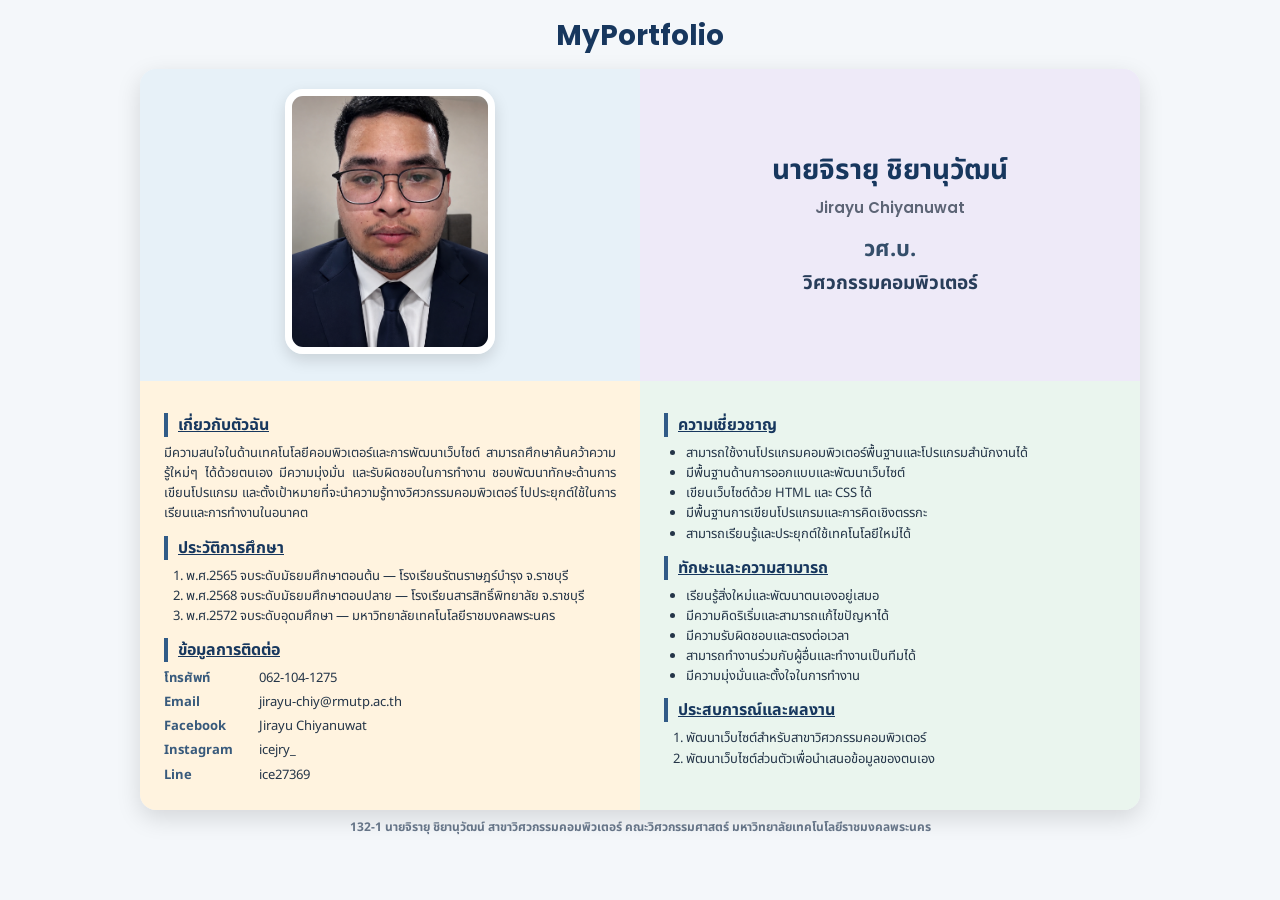
<file: Portfolio/index.html>
<!DOCTYPE html>
<html lang="th">

<head>
    <meta charset="UTF-8">
    <meta name="viewport" content="width=device-width, initial-scale=1.0">
    <title>MyPortfolio</title>

    <link rel="preconnect" href="https://fonts.googleapis.com">
    <link rel="preconnect" href="https://fonts.gstatic.com" crossorigin>
    <link
        href="https://fonts.googleapis.com/css2?family=Noto+Sans+Thai:wght@400;600;700&family=Poppins:wght@600;700&display=swap"
        rel="stylesheet">

    <style>
        * {
            box-sizing: border-box;
        }

        body {
            margin: 0;
            padding: 15px;
            background: #f4f7fa;
            color: #243548;
            font-family: "Noto Sans Thai", "Leelawadee UI", Tahoma, Arial, sans-serif;
        }

        .container {
            width: 1000px;
            max-width: 100%;
            margin: auto;
        }

        h1 {
            margin: 0 0 12px;
            text-align: center;
            color: #17375e;
            font: 700 28px "Poppins", Arial, sans-serif;
        }

        table {
            width: 100%;
            border-collapse: separate;
            border-spacing: 0;
            table-layout: fixed;
            overflow: hidden;
            border-radius: 16px;
            box-shadow: 0 8px 24px #0002;
        }

        td {
            width: 50%;
            padding: 20px 24px;
            vertical-align: top;
        }

        .photo-box {
            background: #e7f1f8;
            text-align: center;
            vertical-align: middle;
        }

        .name-box {
            background: #eeeaf8;
            text-align: center;
            vertical-align: middle;
        }

        .about-box {
            background: #fff3df;
        }

        .skills-box {
            background: #eaf5ee;
        }

        .profile-image {
            width: 210px;
            height: 265px;
            object-fit: cover;
            border: 7px solid white;
            border-radius: 18px;
            box-shadow: 0 6px 16px #0002;
        }

        .thai-name {
            margin: 0;
            color: #17375e;
            font-size: 28px;
        }

        .english-name {
            margin: 4px 0 14px;
            color: #5c6475;
            font: 600 15px "Poppins", Arial, sans-serif;
        }

        .degree {
            margin: 0;
            color: #344e6a;
            font-size: 22px;
            font-weight: 700;
        }

        .major {
            margin: 2px 0;
            color: #283d5a;
            font-size: 19px;
            font-weight: 700;
        }

        .section-title {
            margin: 12px 0 6px;
            padding-left: 10px;
            border-left: 4px solid #315b87;
            color: #17375e;
            font-size: 16px;
        }

        .about-text {
            margin: 5px 0;
            text-align: justify;
        }

        p,
        li {
            font-size: 13px;
            line-height: 1.55;
        }

        ul,
        ol {
            margin: 5px 0;
            padding-left: 22px;
        }

        .contact-list {
            list-style: none;
            padding: 0;
        }

        .contact-list li {
            margin: 4px 0;
        }

        .label {
            display: inline-block;
            width: 95px;
            color: #385a7c;
            font-weight: 700;
        }

        footer {
            margin-top: 8px;
            text-align: center;
            color: #657487;
            font-size: 12px;
        }
    </style>
</head>

<body>
    <div class="container">
        <h1>MyPortfolio</h1>

        <table>
            <tr>
                <td class="photo-box">
                    <a href="Jirayu.png" target="_blank">
                        <img class="profile-image" src="Jirayu.png" alt="รูปโปรไฟล์">
                    </a>
                </td>

                <td class="name-box">
                    <h2 class="thai-name">นายจิรายุ ชิยานุวัฒน์</h2>
                    <h3 class="english-name">Jirayu Chiyanuwat</h3>
                    <p class="degree">วศ.บ.</p>
                    <p class="major">วิศวกรรมคอมพิวเตอร์</p>
                </td>
            </tr>

            <tr>
                <td class="about-box">
                    <h3 class="section-title"><u>เกี่ยวกับตัวฉัน</u></h3>
                    <p class="about-text">
                        มีความสนใจในด้านเทคโนโลยีคอมพิวเตอร์และการพัฒนาเว็บไซต์
                        สามารถศึกษาค้นคว้าความรู้ใหม่ๆ ได้ด้วยตนเอง มีความมุ่งมั่น
                        และรับผิดชอบในการทำงาน ชอบพัฒนาทักษะด้านการเขียนโปรแกรม
                        และตั้งเป้าหมายที่จะนำความรู้ทางวิศวกรรมคอมพิวเตอร์
                        ไปประยุกต์ใช้ในการเรียนและการทำงานในอนาคต
                    </p>

                    <h3 class="section-title"><u>ประวัติการศึกษา</u></h3>
                    <ol>
                        <li>พ.ศ.2565 จบระดับมัธยมศึกษาตอนต้น — โรงเรียนรัตนราษฎร์บำรุง จ.ราชบุรี</li>
                        <li>พ.ศ.2568 จบระดับมัธยมศึกษาตอนปลาย — โรงเรียนสารสิทธิ์พิทยาลัย จ.ราชบุรี</li>
                        <li>พ.ศ.2572 จบระดับอุดมศึกษา — มหาวิทยาลัยเทคโนโลยีราชมงคลพระนคร</li>
                    </ol>

                    <h3 class="section-title"><u>ข้อมูลการติดต่อ</u></h3>
                    <ul class="contact-list">
                        <li><span class="label">โทรศัพท์</span>062-104-1275</li>
                        <li><span class="label">Email</span>jirayu-chiy@rmutp.ac.th</li>
                        <li><span class="label">Facebook</span>Jirayu Chiyanuwat</li>
                        <li><span class="label">Instagram</span>icejry_</li>
                        <li><span class="label">Line</span>ice27369</li>
                    </ul>
                </td>

                <td class="skills-box">
                    <h3 class="section-title"><u>ความเชี่ยวชาญ</u></h3>
                    <ul>
                        <li>สามารถใช้งานโปรแกรมคอมพิวเตอร์พื้นฐานและโปรแกรมสำนักงานได้</li>
                        <li>มีพื้นฐานด้านการออกแบบและพัฒนาเว็บไซต์</li>
                        <li>เขียนเว็บไซต์ด้วย HTML และ CSS ได้</li>
                        <li>มีพื้นฐานการเขียนโปรแกรมและการคิดเชิงตรรกะ</li>
                        <li>สามารถเรียนรู้และประยุกต์ใช้เทคโนโลยีใหม่ได้</li>
                    </ul>

                    <h3 class="section-title"><u>ทักษะและความสามารถ</u></h3>
                    <ul>
                        <li>เรียนรู้สิ่งใหม่และพัฒนาตนเองอยู่เสมอ</li>
                        <li>มีความคิดริเริ่มและสามารถแก้ไขปัญหาได้</li>
                        <li>มีความรับผิดชอบและตรงต่อเวลา</li>
                        <li>สามารถทำงานร่วมกับผู้อื่นและทำงานเป็นทีมได้</li>
                        <li>มีความมุ่งมั่นและตั้งใจในการทำงาน</li>
                    </ul>

                    <h3 class="section-title"><u>ประสบการณ์และผลงาน</u></h3>
                    <ol>
                        <li>พัฒนาเว็บไซต์สำหรับสาขาวิศวกรรมคอมพิวเตอร์</li>
                        <li>พัฒนาเว็บไซต์ส่วนตัวเพื่อนำเสนอข้อมูลของตนเอง</li>
                    </ol>
                </td>
            </tr>
        </table>

        <footer><strong>132-1 นายจิรายุ ชิยานุวัฒน์ สาขาวิศวกรรมคอมพิวเตอร์ คณะวิศวกรรมศาสตร์
                มหาวิทยาลัยเทคโนโลยีราชมงคลพระนคร</strong></footer>
    </div>
</body>

</html>
</file>
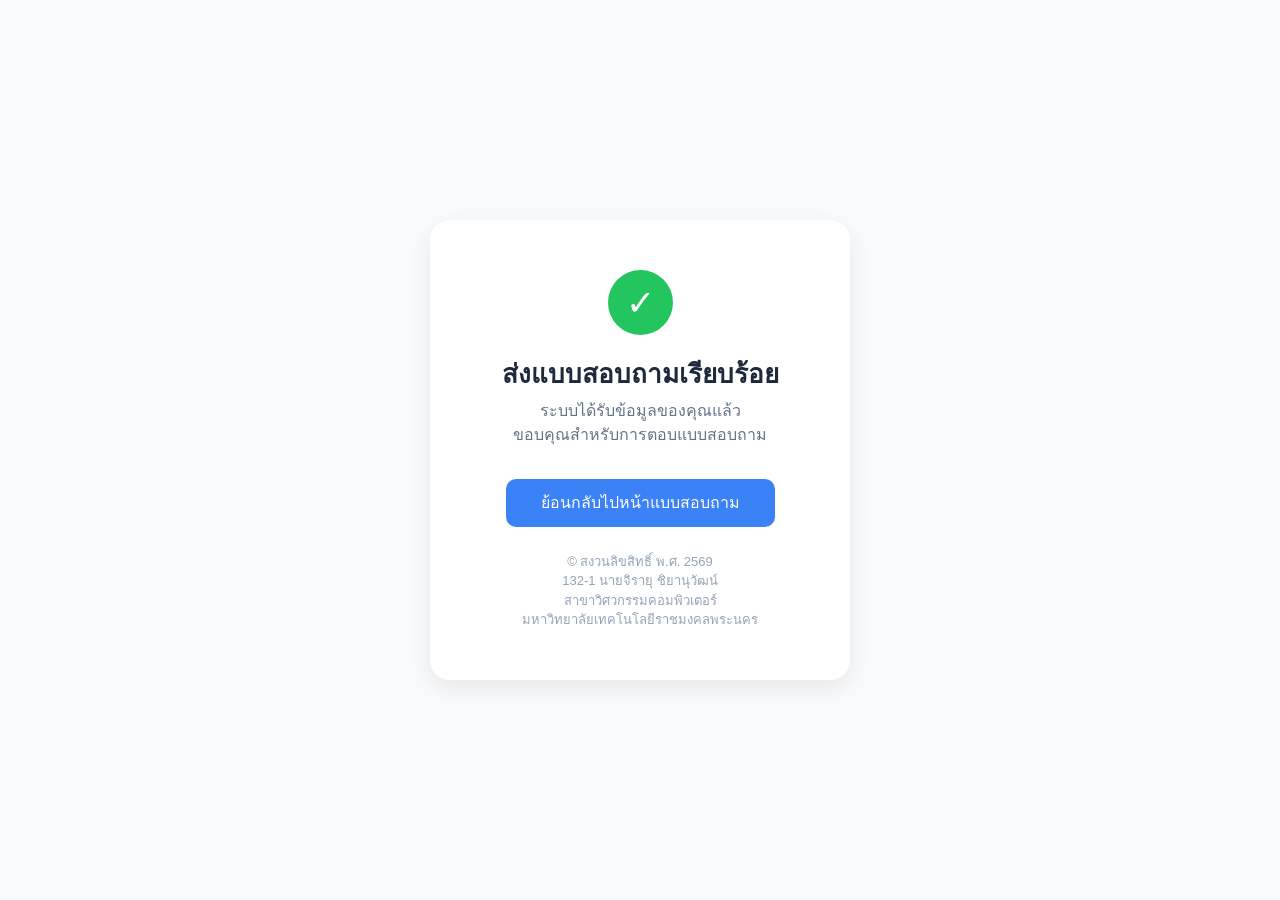
<file: Google-Form/confirmed.html>
<!DOCTYPE html>
<html lang="th">

<head>
    <meta charset="UTF-8">
    <meta name="viewport" content="width=device-width, initial-scale=1.0">
    <title>ยืนยันข้อมูล</title>

    <link href="https://cdn.jsdelivr.net/npm/bootstrap@5.3.3/dist/css/bootstrap.min.css" rel="stylesheet">

    <style>
        body {
            background: #f8fafc;
            font-family: "Segoe UI", sans-serif;
        }

        .box {
            background: white;
            width: 420px;
            padding: 50px 40px;
            border-radius: 20px;
            box-shadow: 0 8px 25px rgba(0, 0, 0, .08);
        }

        .success {
            width: 65px;
            height: 65px;
            background: #22c55e;
            color: white;
            border-radius: 50%;
            display: flex;
            align-items: center;
            justify-content: center;
            font-size: 35px;
            margin: auto;
        }

        .box h2 {
            color: #1e293b;
            font-weight: 700;
            font-size: 26px;
        }

        .box p {
            color: #64748b;
        }

        .btn {
            border-radius: 10px;
            padding: 12px 35px;
        }

        .btn-primary {
            background: #3b82f6;
            border: none;
        }

        footer {
            margin-top: 25px;
            color: #94a3b8;
            font-size: 13px;
        }
    </style>

</head>

<body>

    <div class="container vh-100 d-flex justify-content-center align-items-center">

        <div class="box text-center">

            <div class="success">✓</div>

            <h2 class="mt-4">ส่งแบบสอบถามเรียบร้อย</h2>

            <p class="mt-2">
                ระบบได้รับข้อมูลของคุณแล้ว<br>
                ขอบคุณสำหรับการตอบแบบสอบถาม
            </p>

            <form action="google_form.html">
                <button class="btn btn-primary mt-3">ย้อนกลับไปหน้าแบบสอบถาม</button>
            </form>

            <footer>
                © สงวนลิขสิทธิ์ พ.ศ. 2569<br>
                132-1 นายจิรายุ ชิยานุวัฒน์<br>
                สาขาวิศวกรรมคอมพิวเตอร์<br>
                มหาวิทยาลัยเทคโนโลยีราชมงคลพระนคร
            </footer>

        </div>

    </div>

</body>

</html>
</file>
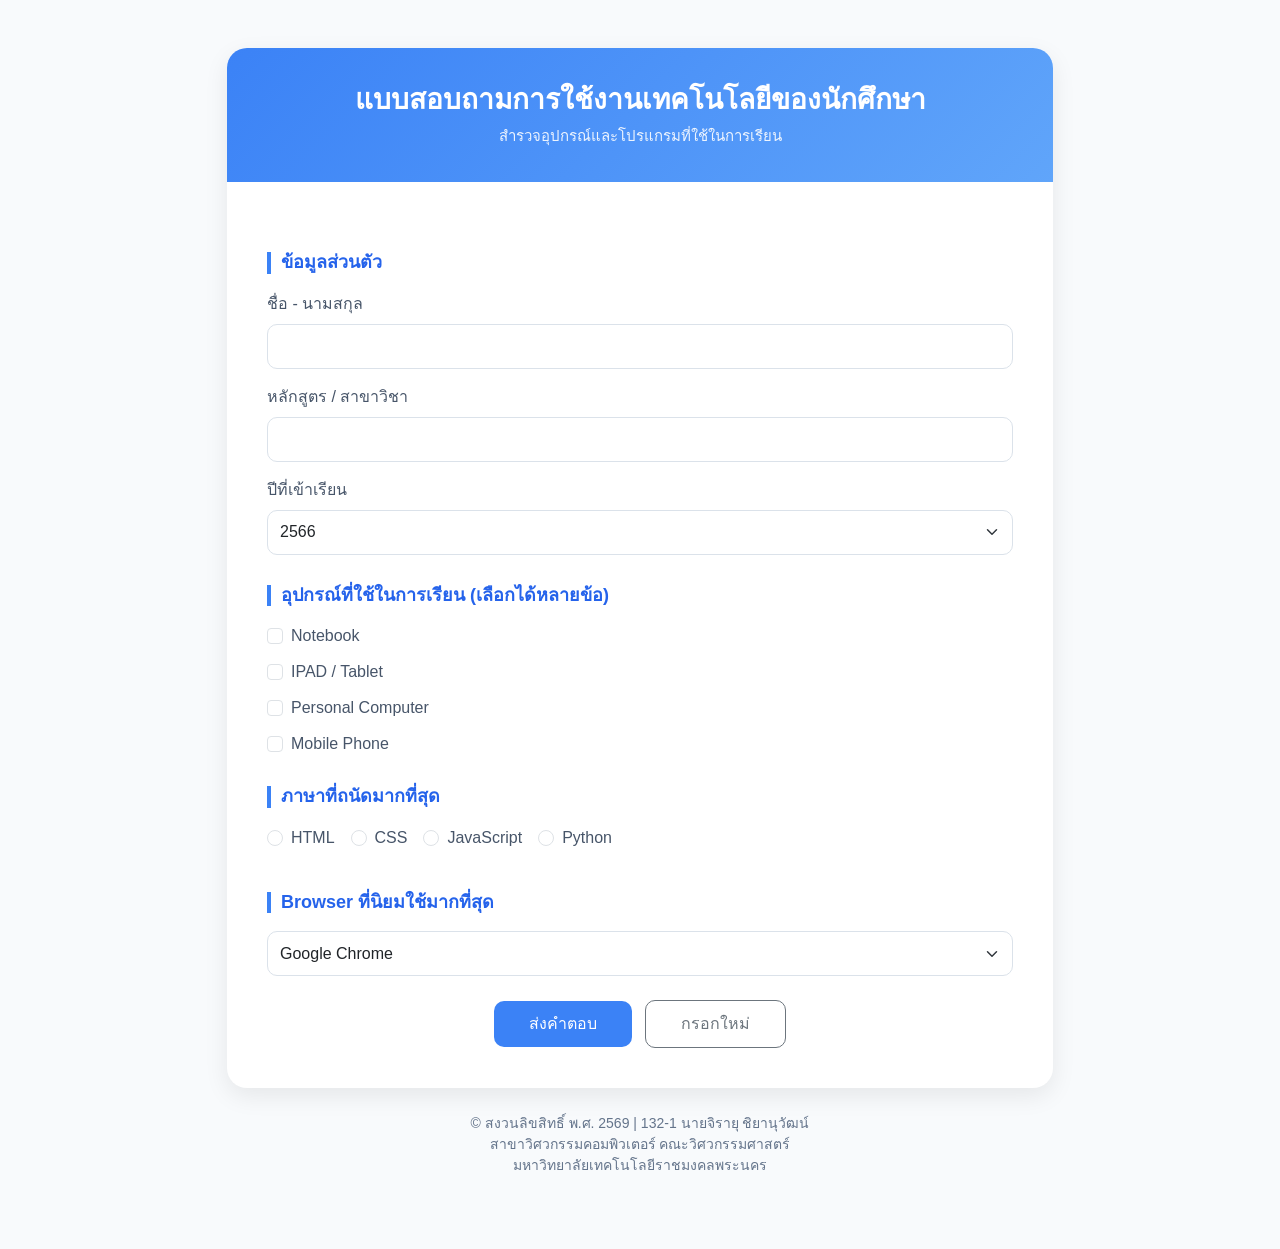
<file: Google-Form/google_form.html>
<!DOCTYPE html>
<html lang="th">

<head>
    <meta charset="UTF-8">
    <meta name="viewport" content="width=device-width, initial-scale=1.0">
    <title>Form</title>
    <link href="https://cdn.jsdelivr.net/npm/bootstrap@5.3.3/dist/css/bootstrap.min.css" rel="stylesheet">

    <style>
        body {
            background: #f8fafc;
            font-family: "Segoe UI", sans-serif;
            color: #334155;
        }

        .container {
            max-width: 850px;
        }

        .card {
            border: none;
            border-radius: 20px;
            box-shadow: 0 8px 25px rgba(0, 0, 0, .08);
            overflow: hidden;
        }

        .header {
            background: linear-gradient(135deg, #3b82f6, #60a5fa);
            color: white;
            padding: 35px 30px;
        }

        .header h1 {
            font-size: 28px;
            font-weight: 700;
        }

        .header p {
            font-size: 15px;
            opacity: .9;
        }

        .card-body {
            padding: 40px;
        }

        .title {
            font-size: 18px;
            font-weight: 600;
            color: #2563eb;
            margin-top: 30px;
            margin-bottom: 18px;
            border-left: 4px solid #3b82f6;
            padding-left: 10px;
        }

        .form-label {
            font-weight: 500;
            color: #475569;
        }

        .form-control,
        .form-select {
            height: 45px;
            border-radius: 10px;
            border: 1px solid #dbe2ea;
        }

        .form-control:focus,
        .form-select:focus {
            border-color: #60a5fa;
            box-shadow: 0 0 0 3px rgba(59, 130, 246, .15);
        }

        .form-check {
            margin-bottom: 12px;
        }

        .form-check-label {
            color: #475569;
        }

        .form-check-input:checked {
            background-color: #3b82f6;
            border-color: #3b82f6;
        }

        .btn {
            border-radius: 10px;
            padding: 11px 35px;
            font-weight: 500;
        }

        .btn-primary {
            background: #3b82f6;
            border: none;
        }

        .btn-primary:hover {
            background: #2563eb;
        }

        footer {
            text-align: center;
            color: #64748b;
            font-size: 14px;
            padding: 25px;
        }
    </style>

</head>

<body>

    <div class="container py-5">
        <div class="card">

            <div class="header text-center">
                <h1>แบบสอบถามการใช้งานเทคโนโลยีของนักศึกษา</h1>
                <p class="mb-0">สำรวจอุปกรณ์และโปรแกรมที่ใช้ในการเรียน</p>
            </div>

            <div class="card-body">

                <form action="confirmed.html">

                    <h5 class="title">ข้อมูลส่วนตัว</h5>

                    <div class="mb-3">
                        <label class="form-label">ชื่อ - นามสกุล</label>
                        <input type="text" class="form-control" name="name" required>
                    </div>

                    <div class="mb-3">
                        <label class="form-label">หลักสูตร / สาขาวิชา</label>
                        <input type="text" class="form-control" name="major" required>
                    </div>

                    <div class="mb-3">
                        <label class="form-label">ปีที่เข้าเรียน</label>
                        <select class="form-select" name="year">
                            <option value="2566">2566</option>
                            <option value="2567">2567</option>
                            <option value="2568">2568</option>
                            <option value="2569">2569</option>
                        </select>
                    </div>

                    <h5 class="title">อุปกรณ์ที่ใช้ในการเรียน (เลือกได้หลายข้อ)</h5>

                    <div class="form-check">
                        <input class="form-check-input" type="checkbox" name="device" value="Notebook">
                        <label class="form-check-label">Notebook</label>
                    </div>

                    <div class="form-check">
                        <input class="form-check-input" type="checkbox" name="device" value="IPAD">
                        <label class="form-check-label">IPAD / Tablet</label>
                    </div>

                    <div class="form-check">
                        <input class="form-check-input" type="checkbox" name="device" value="Computer">
                        <label class="form-check-label">Personal Computer</label>
                    </div>

                    <div class="form-check">
                        <input class="form-check-input" type="checkbox" name="device" value="Mobile Phone">
                        <label class="form-check-label">Mobile Phone</label>
                    </div>

                    <h5 class="title">ภาษาที่ถนัดมากที่สุด</h5>

                    <div class="d-flex gap-3 flex-wrap">
                        <div class="form-check">
                            <input class="form-check-input" type="radio" name="language" value="HTML">
                            <label class="form-check-label">HTML</label>
                        </div>

                        <div class="form-check">
                            <input class="form-check-input" type="radio" name="language" value="CSS">
                            <label class="form-check-label">CSS</label>
                        </div>

                        <div class="form-check">
                            <input class="form-check-input" type="radio" name="language" value="JavaScript">
                            <label class="form-check-label">JavaScript</label>
                        </div>

                        <div class="form-check">
                            <input class="form-check-input" type="radio" name="language" value="Python">
                            <label class="form-check-label">Python</label>
                        </div>
                    </div>

                    <h5 class="title">Browser ที่นิยมใช้มากที่สุด</h5>

                    <select class="form-select" name="browser">
                        <option value="Chrome">Google Chrome</option>
                        <option value="Edge">Microsoft Edge</option>
                        <option value="Firefox">Firefox</option>
                        <option value="Safari">Safari</option>
                        <option value="Opera">Opera</option>
                    </select>

                    <div class="text-center mt-4">
                        <button type="submit" class="btn btn-primary me-2">ส่งคำตอบ</button>
                        <button type="reset" class="btn btn-outline-secondary">กรอกใหม่</button>
                    </div>

                </form>

            </div>
        </div>

        <footer>
            © สงวนลิขสิทธิ์ พ.ศ. 2569 | 132-1 นายจิรายุ ชิยานุวัฒน์<br>
            สาขาวิศวกรรมคอมพิวเตอร์ คณะวิศวกรรมศาสตร์<br>
            มหาวิทยาลัยเทคโนโลยีราชมงคลพระนคร
        </footer>

    </div>

</body>

</html>
</file>
<file: Graph/style.css>
body {
    background: #eef5ff;
    font-family: Arial, sans-serif;
}

.container {
    width: 1024px;
    margin: 30px auto;
    background: white;
    padding: 25px;
    border-radius: 15px;
    box-shadow: 0 5px 15px rgba(0, 0, 0, 0.15);
}

.header {
    text-align: center;
    background: #dbeafe;
    padding: 15px;
    border-radius: 10px;
    margin-bottom: 25px;
}

h1 {
    font-size: 40px;
    color: #174ea6;
    margin: 0;
}

.graph-box {
    background: #f8fbff;
    border: 1px solid #cbd5e1;
    border-radius: 12px;
    padding: 20px;
    margin-bottom: 25px;
}

h2 {
    text-align: center;
    color: #334155;
}


.vertical {
    height: 330px;
    display: flex;
    justify-content: space-around;
    align-items: flex-end;
}


.column {
    width: 100px;
    text-align: center;
}


.percent {
    font-weight: bold;
    margin-bottom: 5px;
}


.vbar {
    width: 55px;
    margin: auto;
    border-radius: 8px 8px 0 0;
}


.android-v {
    height: 220px;
    background: #34a853;
}


.ios-v {
    height: 140px;
    background: #4285f4;
}


.windows-v {
    height: 80px;
    background: #fbbc05;
}


.other-v {
    height: 60px;
    background: #ea4335;
}



.bar-row {
    display: flex;
    align-items: center;
    margin: 25px 0;
}


.label {
    width: 120px;
    font-weight: bold;
}


.bar {
    height: 35px;
    line-height: 35px;
    color: white;
    text-align: right;
    padding-right: 10px;
    border-radius: 6px;
}


.android {
    width: 70%;
    background: #34a853;
}


.ios {
    width: 20%;
    background: #4285f4;
}


.windows {
    width: 5%;
    background: #fbbc05;
}


.other {
    width: 5%;
    background: #ea4335;
}


footer {
    text-align: center;
    font-size: 14px;
    color: #64748b;
    margin-top: 20px;
}
</file>
